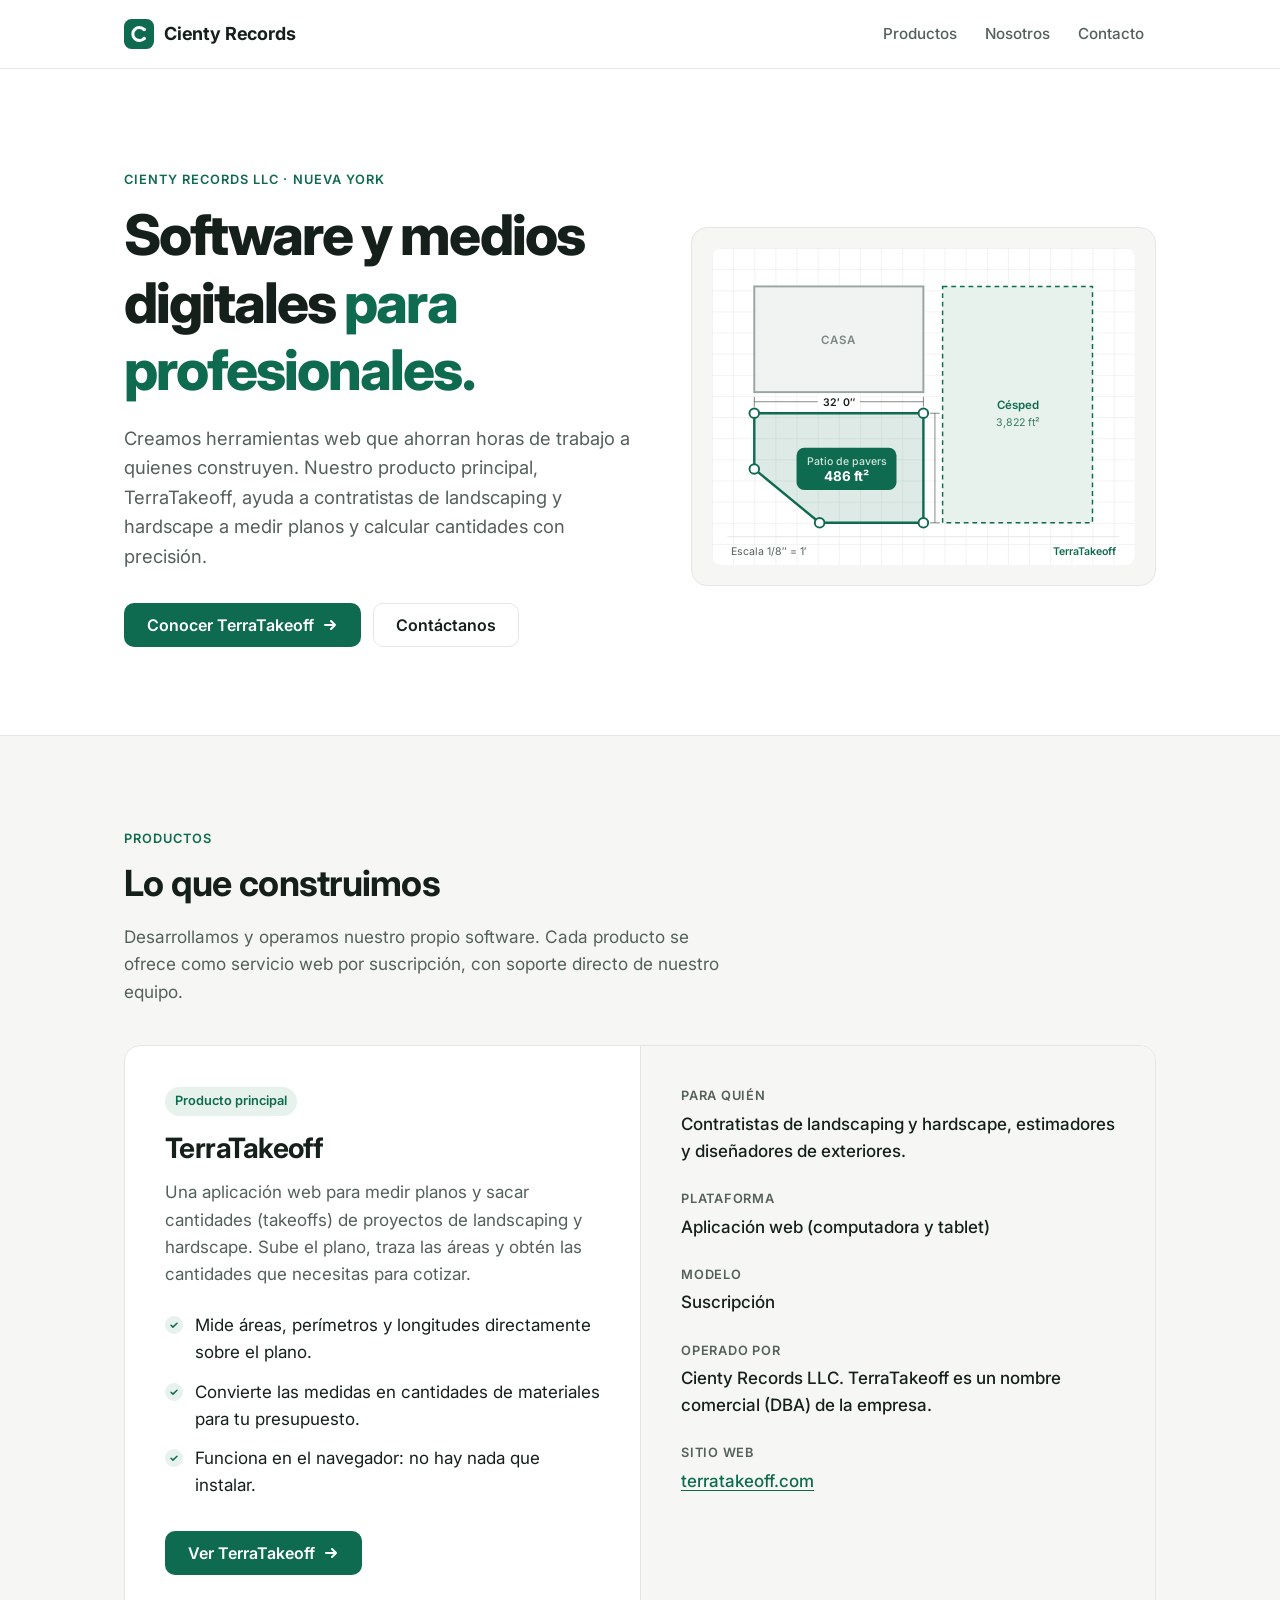
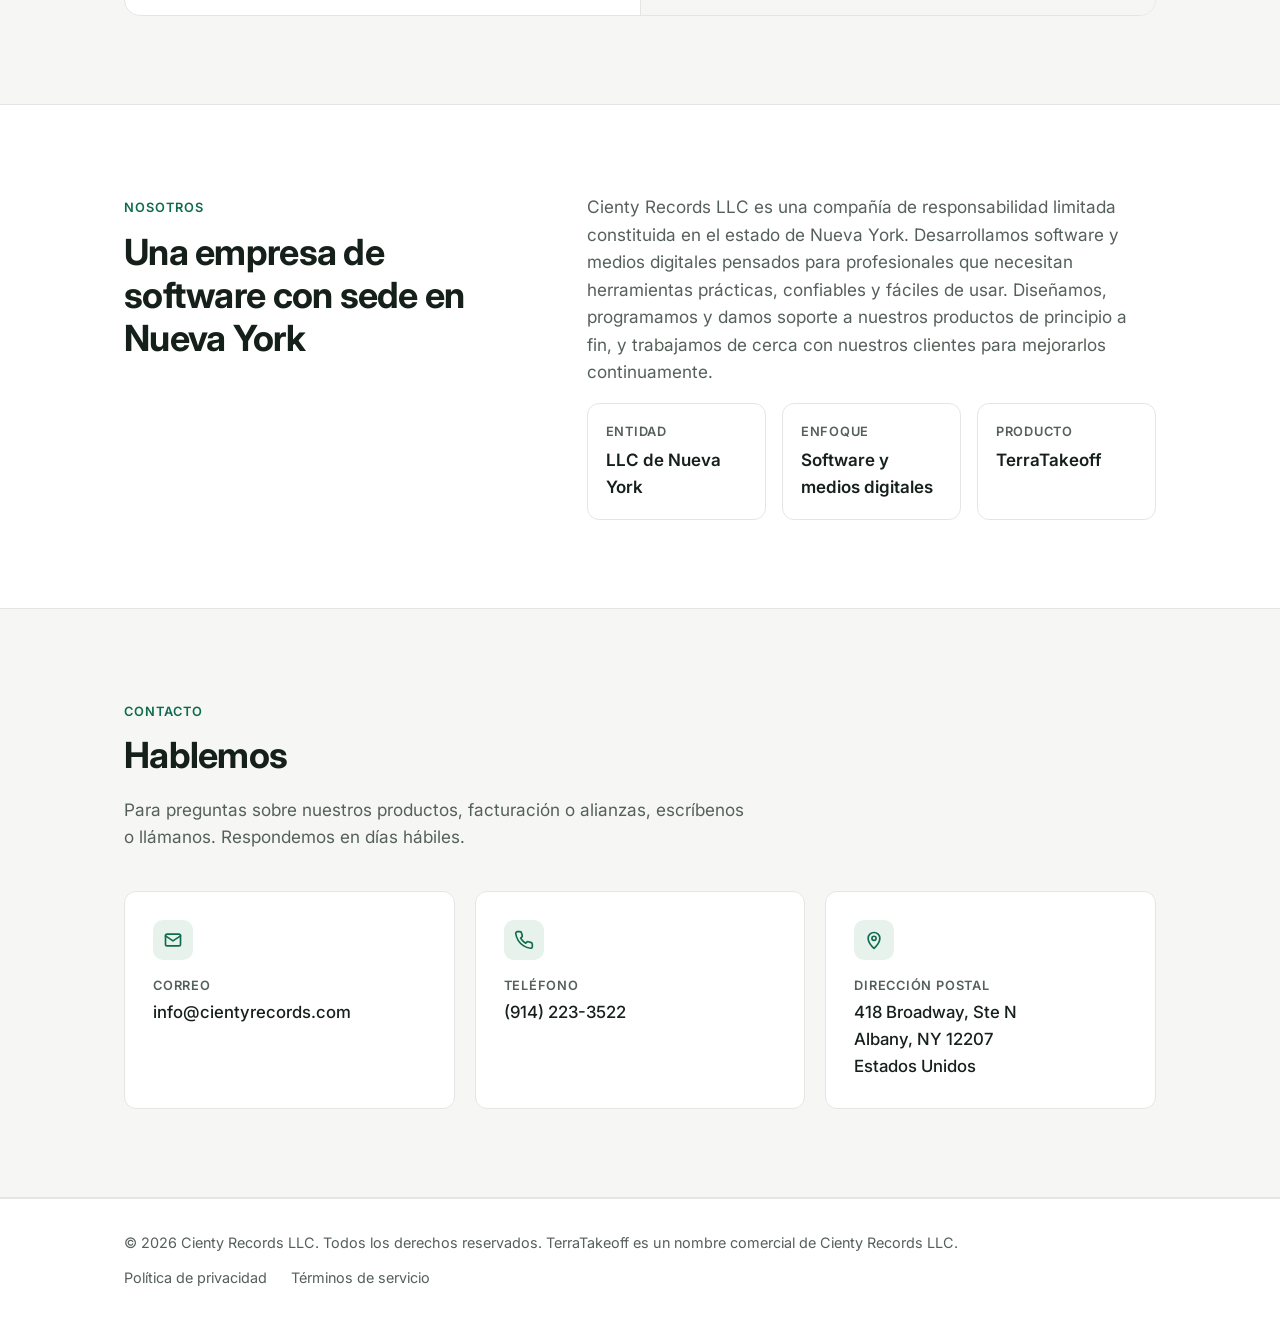
<file: index.html>
<!DOCTYPE html>
<html lang="es">
<head>
  <meta charset="utf-8">
  <meta name="viewport" content="width=device-width, initial-scale=1">
  <title>Cienty Records LLC — Software y medios digitales para profesionales</title>
  <meta name="description" content="Cienty Records LLC es una empresa de Nueva York que desarrolla software y medios digitales para profesionales. Creadores de TerraTakeoff, la app web de mediciones y cantidades para contratistas de landscaping y hardscape.">
  <link rel="canonical" href="https://cientyrecords.com/">
  <link rel="icon" href="favicon.svg" type="image/svg+xml">
  <meta name="theme-color" content="#0f6b4f">

  <meta property="og:type" content="website">
  <meta property="og:site_name" content="Cienty Records LLC">
  <meta property="og:title" content="Cienty Records LLC — Software y medios digitales para profesionales">
  <meta property="og:description" content="Empresa de Nueva York que desarrolla software y medios digitales. Creadores de TerraTakeoff.">
  <meta property="og:url" content="https://cientyrecords.com/">

  <link rel="preconnect" href="https://fonts.googleapis.com">
  <link rel="preconnect" href="https://fonts.gstatic.com" crossorigin>
  <link href="https://fonts.googleapis.com/css2?family=Inter:wght@400;500;600;700;800&display=swap" rel="stylesheet">
  <link rel="stylesheet" href="styles.css">

  <script type="application/ld+json">
  {
    "@context": "https://schema.org",
    "@type": "Organization",
    "name": "Cienty Records LLC",
    "url": "https://cientyrecords.com/",
    "email": "info@cientyrecords.com",
    "telephone": "+1-914-223-3522",
    "address": {
      "@type": "PostalAddress",
      "streetAddress": "418 Broadway, Ste N",
      "addressLocality": "Albany",
      "addressRegion": "NY",
      "postalCode": "12207",
      "addressCountry": "US"
    }
  }
  </script>
</head>
<body>
  <a class="skip-link" href="#contenido">Saltar al contenido</a>

  <header class="site-header">
    <div class="container">
      <a class="brand" href="#inicio" aria-label="Cienty Records, inicio">
        <svg class="brand-mark" viewBox="0 0 32 32" aria-hidden="true"><rect width="32" height="32" rx="8" fill="#0f6b4f"/><path d="M21.5 11.2A7 7 0 1 0 21.5 20.8" fill="none" stroke="#fff" stroke-width="3.2" stroke-linecap="round"/><circle cx="21.5" cy="11.2" r="1.9" fill="#fff"/><circle cx="21.5" cy="20.8" r="1.9" fill="#fff"/></svg>
        <span>Cienty<span class="brand-name-suffix"> Records</span></span>
      </a>
      <nav class="site-nav" aria-label="Principal">
        <ul>
          <li><a href="#productos">Productos</a></li>
          <li><a href="#nosotros">Nosotros</a></li>
          <li><a href="#contacto">Contacto</a></li>
        </ul>
      </nav>
    </div>
  </header>

  <main id="contenido">
    <!-- Hero -->
    <section class="hero" id="inicio">
      <div class="container">
        <div>
          <span class="eyebrow">Cienty Records LLC · Nueva York</span>
          <h1>Software y medios digitales <span>para profesionales.</span></h1>
          <p>Creamos herramientas web que ahorran horas de trabajo a quienes construyen. Nuestro producto principal, TerraTakeoff, ayuda a contratistas de landscaping y hardscape a medir planos y calcular cantidades con precisión.</p>
          <div class="hero-actions">
            <a class="btn btn-primary" href="https://terratakeoff.com" rel="noopener">
              Conocer TerraTakeoff
              <svg viewBox="0 0 16 16" fill="none" stroke="currentColor" stroke-width="2" stroke-linecap="round" stroke-linejoin="round" aria-hidden="true"><path d="M3 8h10M9 4l4 4-4 4"/></svg>
            </a>
            <a class="btn btn-secondary" href="#contacto">Contáctanos</a>
          </div>
        </div>

        <div class="hero-visual" aria-hidden="true">
          <!-- Ilustración: plano de un patio con mediciones -->
          <svg viewBox="0 0 440 330" fill="none" xmlns="http://www.w3.org/2000/svg">
            <defs>
              <pattern id="grid" width="22" height="22" patternUnits="userSpaceOnUse">
                <path d="M22 0H0V22" stroke="#e3e7e4" stroke-width="1"/>
              </pattern>
            </defs>
            <rect x="0" y="0" width="440" height="330" rx="10" fill="#fff"/>
            <rect x="0" y="0" width="440" height="330" rx="10" fill="url(#grid)"/>

            <!-- Casa -->
            <rect x="44" y="40" width="176" height="110" fill="#f1f3f2" stroke="#9aa59f" stroke-width="2"/>
            <text x="132" y="100" text-anchor="middle" font-family="Inter, sans-serif" font-size="12" font-weight="600" fill="#7c8781" letter-spacing="1">CASA</text>

            <!-- Césped -->
            <path d="M240 40H396V286H240Z" fill="#e7f2ed" stroke="#0f6b4f" stroke-width="1.5" stroke-dasharray="5 4"/>
            <text x="318" y="168" text-anchor="middle" font-family="Inter, sans-serif" font-size="12" font-weight="600" fill="#0f6b4f">Césped</text>
            <text x="318" y="185" text-anchor="middle" font-family="Inter, sans-serif" font-size="11" fill="#3d7a63">3,822 ft²</text>

            <!-- Patio medido -->
            <path d="M44 172H220V286H112L44 230Z" fill="#0f6b4f" fill-opacity="0.14" stroke="#0f6b4f" stroke-width="2.5" stroke-linejoin="round"/>
            <g fill="#fff" stroke="#0f6b4f" stroke-width="2">
              <circle cx="44" cy="172" r="5"/>
              <circle cx="220" cy="172" r="5"/>
              <circle cx="220" cy="286" r="5"/>
              <circle cx="112" cy="286" r="5"/>
              <circle cx="44" cy="230" r="5"/>
            </g>

            <!-- Cotas -->
            <g stroke="#16201b" stroke-width="1" stroke-opacity="0.55">
              <path d="M44 160H220M44 155v10M220 155v10"/>
              <path d="M232 172V286M227 172h10M227 286h10"/>
            </g>
            <rect x="110" y="151" width="44" height="18" rx="4" fill="#fff"/>
            <text x="132" y="164" text-anchor="middle" font-family="Inter, sans-serif" font-size="11" font-weight="600" fill="#16201b">32′ 0″</text>

            <!-- Etiqueta de área -->
            <rect x="88" y="208" width="104" height="44" rx="8" fill="#0f6b4f"/>
            <text x="140" y="226" text-anchor="middle" font-family="Inter, sans-serif" font-size="11" font-weight="500" fill="#cfe5dc">Patio de pavers</text>
            <text x="140" y="243" text-anchor="middle" font-family="Inter, sans-serif" font-size="14" font-weight="700" fill="#fff">486 ft²</text>

            <!-- Barra inferior -->
            <rect x="16" y="300" width="408" height="1" fill="#e3e7e4"/>
            <text x="20" y="320" font-family="Inter, sans-serif" font-size="11" fill="#55605a">Escala 1/8″ = 1′</text>
            <text x="420" y="320" text-anchor="end" font-family="Inter, sans-serif" font-size="11" font-weight="600" fill="#0f6b4f">TerraTakeoff</text>
          </svg>
        </div>
      </div>
    </section>

    <!-- Productos -->
    <section class="section-soft" id="productos">
      <div class="container">
        <span class="eyebrow">Productos</span>
        <h2 class="section-title">Lo que construimos</h2>
        <p class="section-lead">Desarrollamos y operamos nuestro propio software. Cada producto se ofrece como servicio web por suscripción, con soporte directo de nuestro equipo.</p>

        <article class="product-card">
          <div class="product-body">
            <span class="product-tag">Producto principal</span>
            <h3>TerraTakeoff</h3>
            <p>Una aplicación web para medir planos y sacar cantidades (takeoffs) de proyectos de landscaping y hardscape. Sube el plano, traza las áreas y obtén las cantidades que necesitas para cotizar.</p>
            <ul class="feature-list">
              <li>Mide áreas, perímetros y longitudes directamente sobre el plano.</li>
              <li>Convierte las medidas en cantidades de materiales para tu presupuesto.</li>
              <li>Funciona en el navegador: no hay nada que instalar.</li>
            </ul>
            <a class="btn btn-primary" href="https://terratakeoff.com" rel="noopener">
              Ver TerraTakeoff
              <svg viewBox="0 0 16 16" fill="none" stroke="currentColor" stroke-width="2" stroke-linecap="round" stroke-linejoin="round" aria-hidden="true"><path d="M3 8h10M9 4l4 4-4 4"/></svg>
            </a>
          </div>
          <aside class="product-meta">
            <dl>
              <div>
                <dt>Para quién</dt>
                <dd>Contratistas de landscaping y hardscape, estimadores y diseñadores de exteriores.</dd>
              </div>
              <div>
                <dt>Plataforma</dt>
                <dd>Aplicación web (computadora y tablet)</dd>
              </div>
              <div>
                <dt>Modelo</dt>
                <dd>Suscripción</dd>
              </div>
              <div>
                <dt>Operado por</dt>
                <dd>Cienty Records LLC. TerraTakeoff es un nombre comercial (DBA) de la empresa.</dd>
              </div>
              <div>
                <dt>Sitio web</dt>
                <dd><a href="https://terratakeoff.com" rel="noopener">terratakeoff.com</a></dd>
              </div>
            </dl>
          </aside>
        </article>
      </div>
    </section>

    <!-- Nosotros -->
    <section id="nosotros">
      <div class="container about-grid">
        <div>
          <span class="eyebrow">Nosotros</span>
          <h2 class="section-title">Una empresa de software con sede en Nueva York</h2>
        </div>
        <div class="about-text">
          <p>Cienty Records LLC es una compañía de responsabilidad limitada constituida en el estado de Nueva York. Desarrollamos software y medios digitales pensados para profesionales que necesitan herramientas prácticas, confiables y fáciles de usar. Diseñamos, programamos y damos soporte a nuestros productos de principio a fin, y trabajamos de cerca con nuestros clientes para mejorarlos continuamente.</p>
          <div class="facts">
            <div class="fact"><strong>Entidad</strong><span>LLC de Nueva York</span></div>
            <div class="fact"><strong>Enfoque</strong><span>Software y medios digitales</span></div>
            <div class="fact"><strong>Producto</strong><span>TerraTakeoff</span></div>
          </div>
        </div>
      </div>
    </section>

    <!-- Contacto -->
    <section class="section-soft" id="contacto">
      <div class="container">
        <span class="eyebrow">Contacto</span>
        <h2 class="section-title">Hablemos</h2>
        <p class="section-lead">Para preguntas sobre nuestros productos, facturación o alianzas, escríbenos o llámanos. Respondemos en días hábiles.</p>

        <div class="contact-grid">
          <div class="contact-item">
            <div class="contact-icon" aria-hidden="true">
              <svg viewBox="0 0 24 24" fill="none" stroke="currentColor" stroke-width="2" stroke-linecap="round" stroke-linejoin="round"><rect x="3" y="5" width="18" height="14" rx="2"/><path d="M3 7l9 6 9-6"/></svg>
            </div>
            <h3>Correo</h3>
            <p><a href="mailto:info@cientyrecords.com">info@cientyrecords.com</a></p>
          </div>
          <div class="contact-item">
            <div class="contact-icon" aria-hidden="true">
              <svg viewBox="0 0 24 24" fill="none" stroke="currentColor" stroke-width="2" stroke-linecap="round" stroke-linejoin="round"><path d="M22 16.9v3a2 2 0 0 1-2.2 2 19.8 19.8 0 0 1-8.6-3.1 19.5 19.5 0 0 1-6-6A19.8 19.8 0 0 1 2.1 4.2 2 2 0 0 1 4.1 2h3a2 2 0 0 1 2 1.7c.1.9.4 1.8.7 2.7a2 2 0 0 1-.5 2.1L8 9.8a16 16 0 0 0 6 6l1.3-1.3a2 2 0 0 1 2.1-.4c.9.3 1.8.6 2.7.7a2 2 0 0 1 1.7 2z"/></svg>
            </div>
            <h3>Teléfono</h3>
            <p><a href="tel:+19142233522">(914) 223-3522</a></p>
          </div>
          <div class="contact-item">
            <div class="contact-icon" aria-hidden="true">
              <svg viewBox="0 0 24 24" fill="none" stroke="currentColor" stroke-width="2" stroke-linecap="round" stroke-linejoin="round"><path d="M12 22s-7-6.2-7-12a7 7 0 0 1 14 0c0 5.8-7 12-7 12z"/><circle cx="12" cy="10" r="2.5"/></svg>
            </div>
            <h3>Dirección postal</h3>
            <address>418 Broadway, Ste N<br>Albany, NY 12207<br>Estados Unidos</address>
          </div>
        </div>
      </div>
    </section>
  </main>

  <footer class="site-footer">
    <div class="container">
      <p>© 2026 Cienty Records LLC. Todos los derechos reservados. TerraTakeoff es un nombre comercial de Cienty Records LLC.</p>
      <ul class="footer-links">
        <li><a href="privacidad.html">Política de privacidad</a></li>
        <li><a href="terminos.html">Términos de servicio</a></li>
      </ul>
    </div>
  </footer>
</body>
</html>
</file>
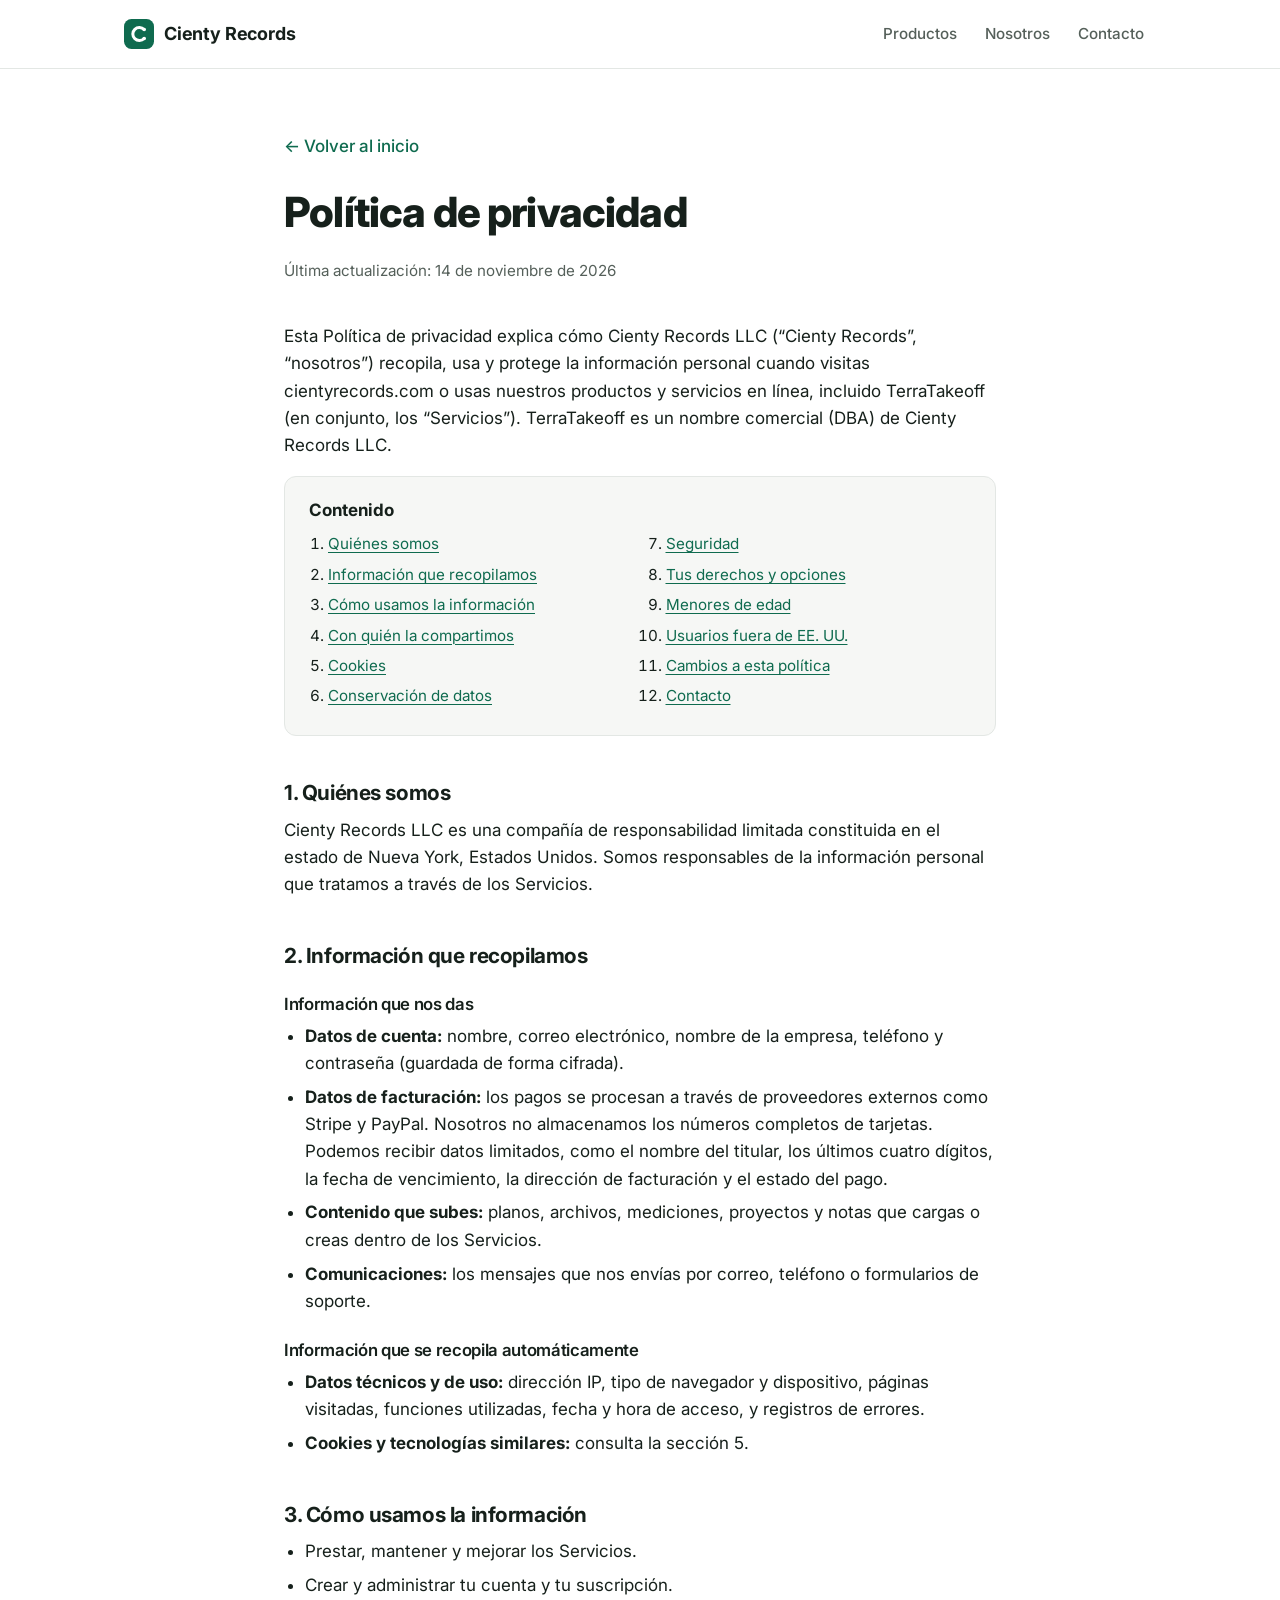
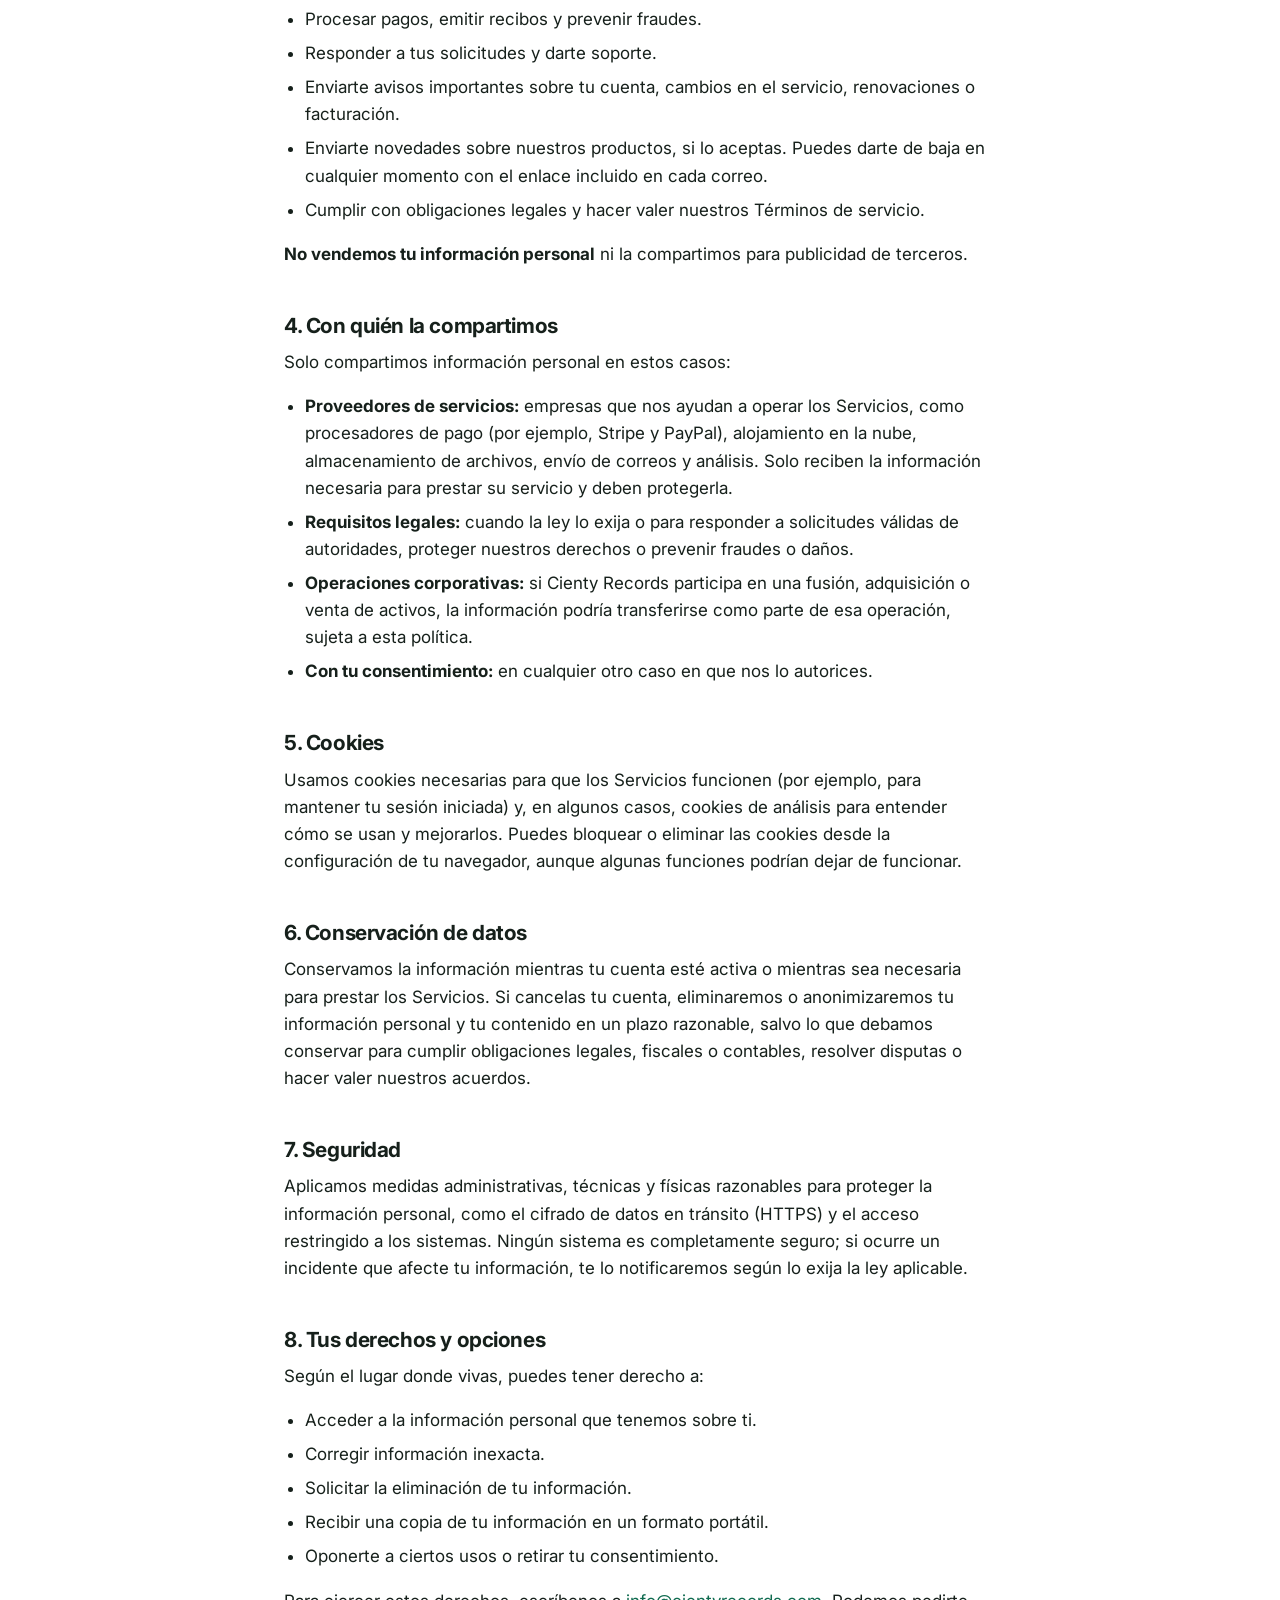
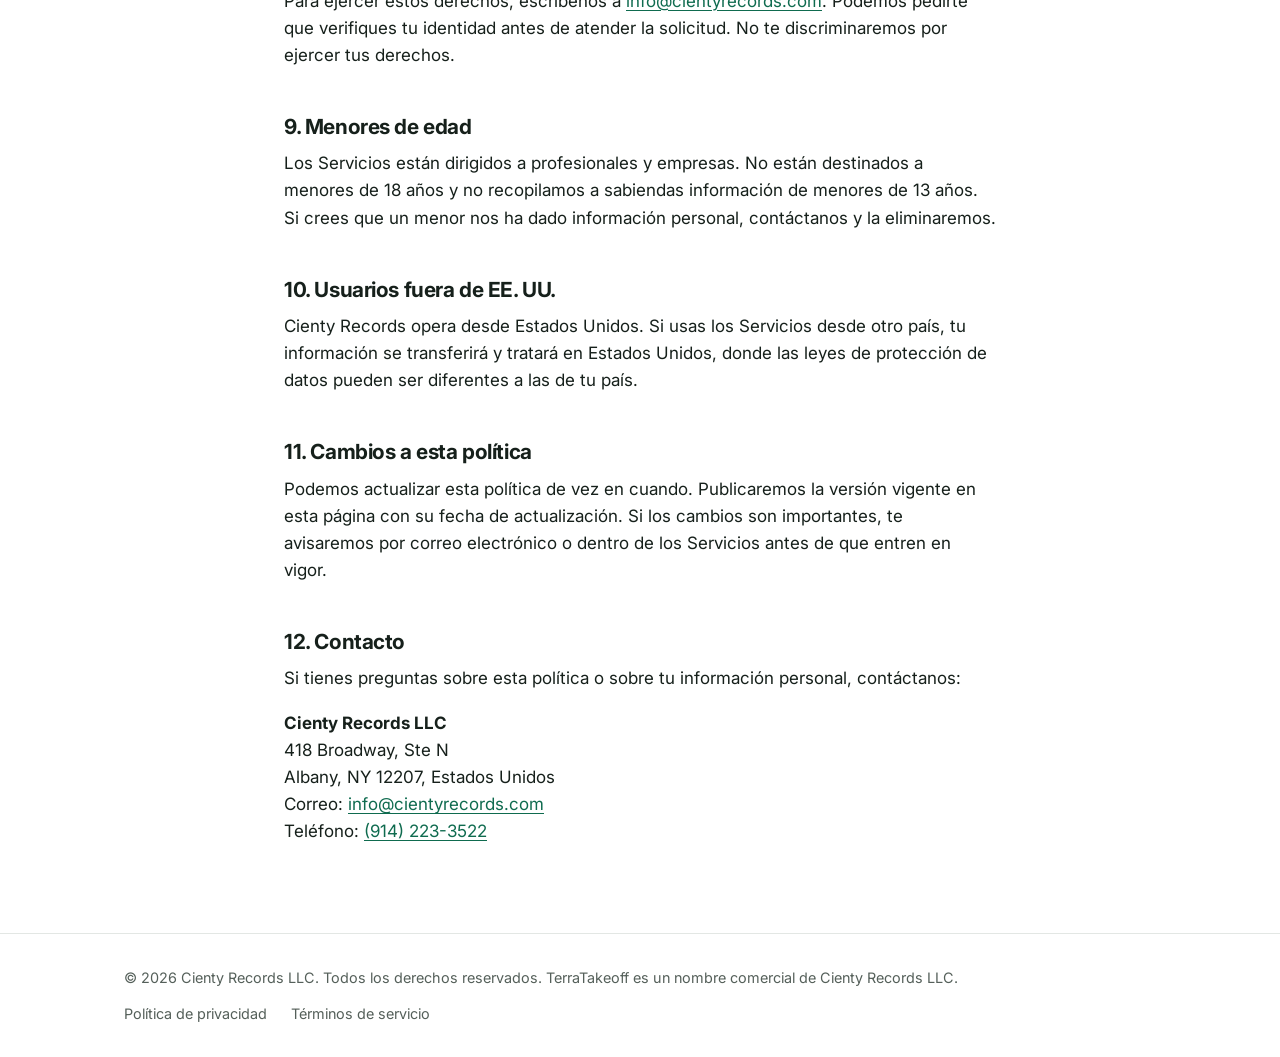
<file: privacidad.html>
<!DOCTYPE html>
<html lang="es">
<head>
  <meta charset="utf-8">
  <meta name="viewport" content="width=device-width, initial-scale=1">
  <title>Política de privacidad — Cienty Records LLC</title>
  <meta name="description" content="Política de privacidad de Cienty Records LLC y sus productos, incluido TerraTakeoff.">
  <link rel="canonical" href="https://cientyrecords.com/privacidad.html">
  <link rel="icon" href="favicon.svg" type="image/svg+xml">
  <meta name="theme-color" content="#0f6b4f">
  <link rel="preconnect" href="https://fonts.googleapis.com">
  <link rel="preconnect" href="https://fonts.gstatic.com" crossorigin>
  <link href="https://fonts.googleapis.com/css2?family=Inter:wght@400;500;600;700;800&display=swap" rel="stylesheet">
  <link rel="stylesheet" href="styles.css">
</head>
<body>
  <!-- Plantilla genérica. Revísala (idealmente con un abogado) antes de publicarla. -->
  <a class="skip-link" href="#contenido">Saltar al contenido</a>

  <header class="site-header">
    <div class="container">
      <a class="brand" href="index.html" aria-label="Cienty Records, inicio">
        <svg class="brand-mark" viewBox="0 0 32 32" aria-hidden="true"><rect width="32" height="32" rx="8" fill="#0f6b4f"/><path d="M21.5 11.2A7 7 0 1 0 21.5 20.8" fill="none" stroke="#fff" stroke-width="3.2" stroke-linecap="round"/><circle cx="21.5" cy="11.2" r="1.9" fill="#fff"/><circle cx="21.5" cy="20.8" r="1.9" fill="#fff"/></svg>
        <span>Cienty<span class="brand-name-suffix"> Records</span></span>
      </a>
      <nav class="site-nav" aria-label="Principal">
        <ul>
          <li><a href="index.html#productos">Productos</a></li>
          <li><a href="index.html#nosotros">Nosotros</a></li>
          <li><a href="index.html#contacto">Contacto</a></li>
        </ul>
      </nav>
    </div>
  </header>

  <main id="contenido" class="legal">
    <div class="container">
      <a class="back-link" href="index.html">← Volver al inicio</a>
      <h1>Política de privacidad</h1>
      <p class="updated">Última actualización: 14 de noviembre de 2026</p>

      <p>Esta Política de privacidad explica cómo Cienty Records LLC (“Cienty Records”, “nosotros”) recopila, usa y protege la información personal cuando visitas cientyrecords.com o usas nuestros productos y servicios en línea, incluido TerraTakeoff (en conjunto, los “Servicios”). TerraTakeoff es un nombre comercial (DBA) de Cienty Records LLC.</p>

      <nav class="toc" aria-label="Contenido">
        <strong>Contenido</strong>
        <ol>
          <li><a href="#quienes-somos">Quiénes somos</a></li>
          <li><a href="#informacion">Información que recopilamos</a></li>
          <li><a href="#uso">Cómo usamos la información</a></li>
          <li><a href="#compartir">Con quién la compartimos</a></li>
          <li><a href="#cookies">Cookies</a></li>
          <li><a href="#retencion">Conservación de datos</a></li>
          <li><a href="#seguridad">Seguridad</a></li>
          <li><a href="#derechos">Tus derechos y opciones</a></li>
          <li><a href="#menores">Menores de edad</a></li>
          <li><a href="#internacional">Usuarios fuera de EE. UU.</a></li>
          <li><a href="#cambios">Cambios a esta política</a></li>
          <li><a href="#contacto">Contacto</a></li>
        </ol>
      </nav>

      <h2 id="quienes-somos">1. Quiénes somos</h2>
      <p>Cienty Records LLC es una compañía de responsabilidad limitada constituida en el estado de Nueva York, Estados Unidos. Somos responsables de la información personal que tratamos a través de los Servicios.</p>

      <h2 id="informacion">2. Información que recopilamos</h2>
      <h3>Información que nos das</h3>
      <ul>
        <li><strong>Datos de cuenta:</strong> nombre, correo electrónico, nombre de la empresa, teléfono y contraseña (guardada de forma cifrada).</li>
        <li><strong>Datos de facturación:</strong> los pagos se procesan a través de proveedores externos como Stripe y PayPal. Nosotros no almacenamos los números completos de tarjetas. Podemos recibir datos limitados, como el nombre del titular, los últimos cuatro dígitos, la fecha de vencimiento, la dirección de facturación y el estado del pago.</li>
        <li><strong>Contenido que subes:</strong> planos, archivos, mediciones, proyectos y notas que cargas o creas dentro de los Servicios.</li>
        <li><strong>Comunicaciones:</strong> los mensajes que nos envías por correo, teléfono o formularios de soporte.</li>
      </ul>
      <h3>Información que se recopila automáticamente</h3>
      <ul>
        <li><strong>Datos técnicos y de uso:</strong> dirección IP, tipo de navegador y dispositivo, páginas visitadas, funciones utilizadas, fecha y hora de acceso, y registros de errores.</li>
        <li><strong>Cookies y tecnologías similares:</strong> consulta la sección 5.</li>
      </ul>

      <h2 id="uso">3. Cómo usamos la información</h2>
      <ul>
        <li>Prestar, mantener y mejorar los Servicios.</li>
        <li>Crear y administrar tu cuenta y tu suscripción.</li>
        <li>Procesar pagos, emitir recibos y prevenir fraudes.</li>
        <li>Responder a tus solicitudes y darte soporte.</li>
        <li>Enviarte avisos importantes sobre tu cuenta, cambios en el servicio, renovaciones o facturación.</li>
        <li>Enviarte novedades sobre nuestros productos, si lo aceptas. Puedes darte de baja en cualquier momento con el enlace incluido en cada correo.</li>
        <li>Cumplir con obligaciones legales y hacer valer nuestros Términos de servicio.</li>
      </ul>
      <p><strong>No vendemos tu información personal</strong> ni la compartimos para publicidad de terceros.</p>

      <h2 id="compartir">4. Con quién la compartimos</h2>
      <p>Solo compartimos información personal en estos casos:</p>
      <ul>
        <li><strong>Proveedores de servicios:</strong> empresas que nos ayudan a operar los Servicios, como procesadores de pago (por ejemplo, Stripe y PayPal), alojamiento en la nube, almacenamiento de archivos, envío de correos y análisis. Solo reciben la información necesaria para prestar su servicio y deben protegerla.</li>
        <li><strong>Requisitos legales:</strong> cuando la ley lo exija o para responder a solicitudes válidas de autoridades, proteger nuestros derechos o prevenir fraudes o daños.</li>
        <li><strong>Operaciones corporativas:</strong> si Cienty Records participa en una fusión, adquisición o venta de activos, la información podría transferirse como parte de esa operación, sujeta a esta política.</li>
        <li><strong>Con tu consentimiento:</strong> en cualquier otro caso en que nos lo autorices.</li>
      </ul>

      <h2 id="cookies">5. Cookies</h2>
      <p>Usamos cookies necesarias para que los Servicios funcionen (por ejemplo, para mantener tu sesión iniciada) y, en algunos casos, cookies de análisis para entender cómo se usan y mejorarlos. Puedes bloquear o eliminar las cookies desde la configuración de tu navegador, aunque algunas funciones podrían dejar de funcionar.</p>

      <h2 id="retencion">6. Conservación de datos</h2>
      <p>Conservamos la información mientras tu cuenta esté activa o mientras sea necesaria para prestar los Servicios. Si cancelas tu cuenta, eliminaremos o anonimizaremos tu información personal y tu contenido en un plazo razonable, salvo lo que debamos conservar para cumplir obligaciones legales, fiscales o contables, resolver disputas o hacer valer nuestros acuerdos.</p>

      <h2 id="seguridad">7. Seguridad</h2>
      <p>Aplicamos medidas administrativas, técnicas y físicas razonables para proteger la información personal, como el cifrado de datos en tránsito (HTTPS) y el acceso restringido a los sistemas. Ningún sistema es completamente seguro; si ocurre un incidente que afecte tu información, te lo notificaremos según lo exija la ley aplicable.</p>

      <h2 id="derechos">8. Tus derechos y opciones</h2>
      <p>Según el lugar donde vivas, puedes tener derecho a:</p>
      <ul>
        <li>Acceder a la información personal que tenemos sobre ti.</li>
        <li>Corregir información inexacta.</li>
        <li>Solicitar la eliminación de tu información.</li>
        <li>Recibir una copia de tu información en un formato portátil.</li>
        <li>Oponerte a ciertos usos o retirar tu consentimiento.</li>
      </ul>
      <p>Para ejercer estos derechos, escríbenos a <a href="mailto:info@cientyrecords.com">info@cientyrecords.com</a>. Podemos pedirte que verifiques tu identidad antes de atender la solicitud. No te discriminaremos por ejercer tus derechos.</p>

      <h2 id="menores">9. Menores de edad</h2>
      <p>Los Servicios están dirigidos a profesionales y empresas. No están destinados a menores de 18 años y no recopilamos a sabiendas información de menores de 13 años. Si crees que un menor nos ha dado información personal, contáctanos y la eliminaremos.</p>

      <h2 id="internacional">10. Usuarios fuera de EE. UU.</h2>
      <p>Cienty Records opera desde Estados Unidos. Si usas los Servicios desde otro país, tu información se transferirá y tratará en Estados Unidos, donde las leyes de protección de datos pueden ser diferentes a las de tu país.</p>

      <h2 id="cambios">11. Cambios a esta política</h2>
      <p>Podemos actualizar esta política de vez en cuando. Publicaremos la versión vigente en esta página con su fecha de actualización. Si los cambios son importantes, te avisaremos por correo electrónico o dentro de los Servicios antes de que entren en vigor.</p>

      <h2 id="contacto">12. Contacto</h2>
      <p>Si tienes preguntas sobre esta política o sobre tu información personal, contáctanos:</p>
      <address>
        <strong>Cienty Records LLC</strong><br>
        418 Broadway, Ste N<br>
        Albany, NY 12207, Estados Unidos<br>
        Correo: <a href="mailto:info@cientyrecords.com">info@cientyrecords.com</a><br>
        Teléfono: <a href="tel:+19142233522">(914) 223-3522</a>
      </address>
    </div>
  </main>

  <footer class="site-footer">
    <div class="container">
      <p>© 2026 Cienty Records LLC. Todos los derechos reservados. TerraTakeoff es un nombre comercial de Cienty Records LLC.</p>
      <ul class="footer-links">
        <li><a href="privacidad.html" aria-current="page">Política de privacidad</a></li>
        <li><a href="terminos.html">Términos de servicio</a></li>
      </ul>
    </div>
  </footer>
</body>
</html>
</file>
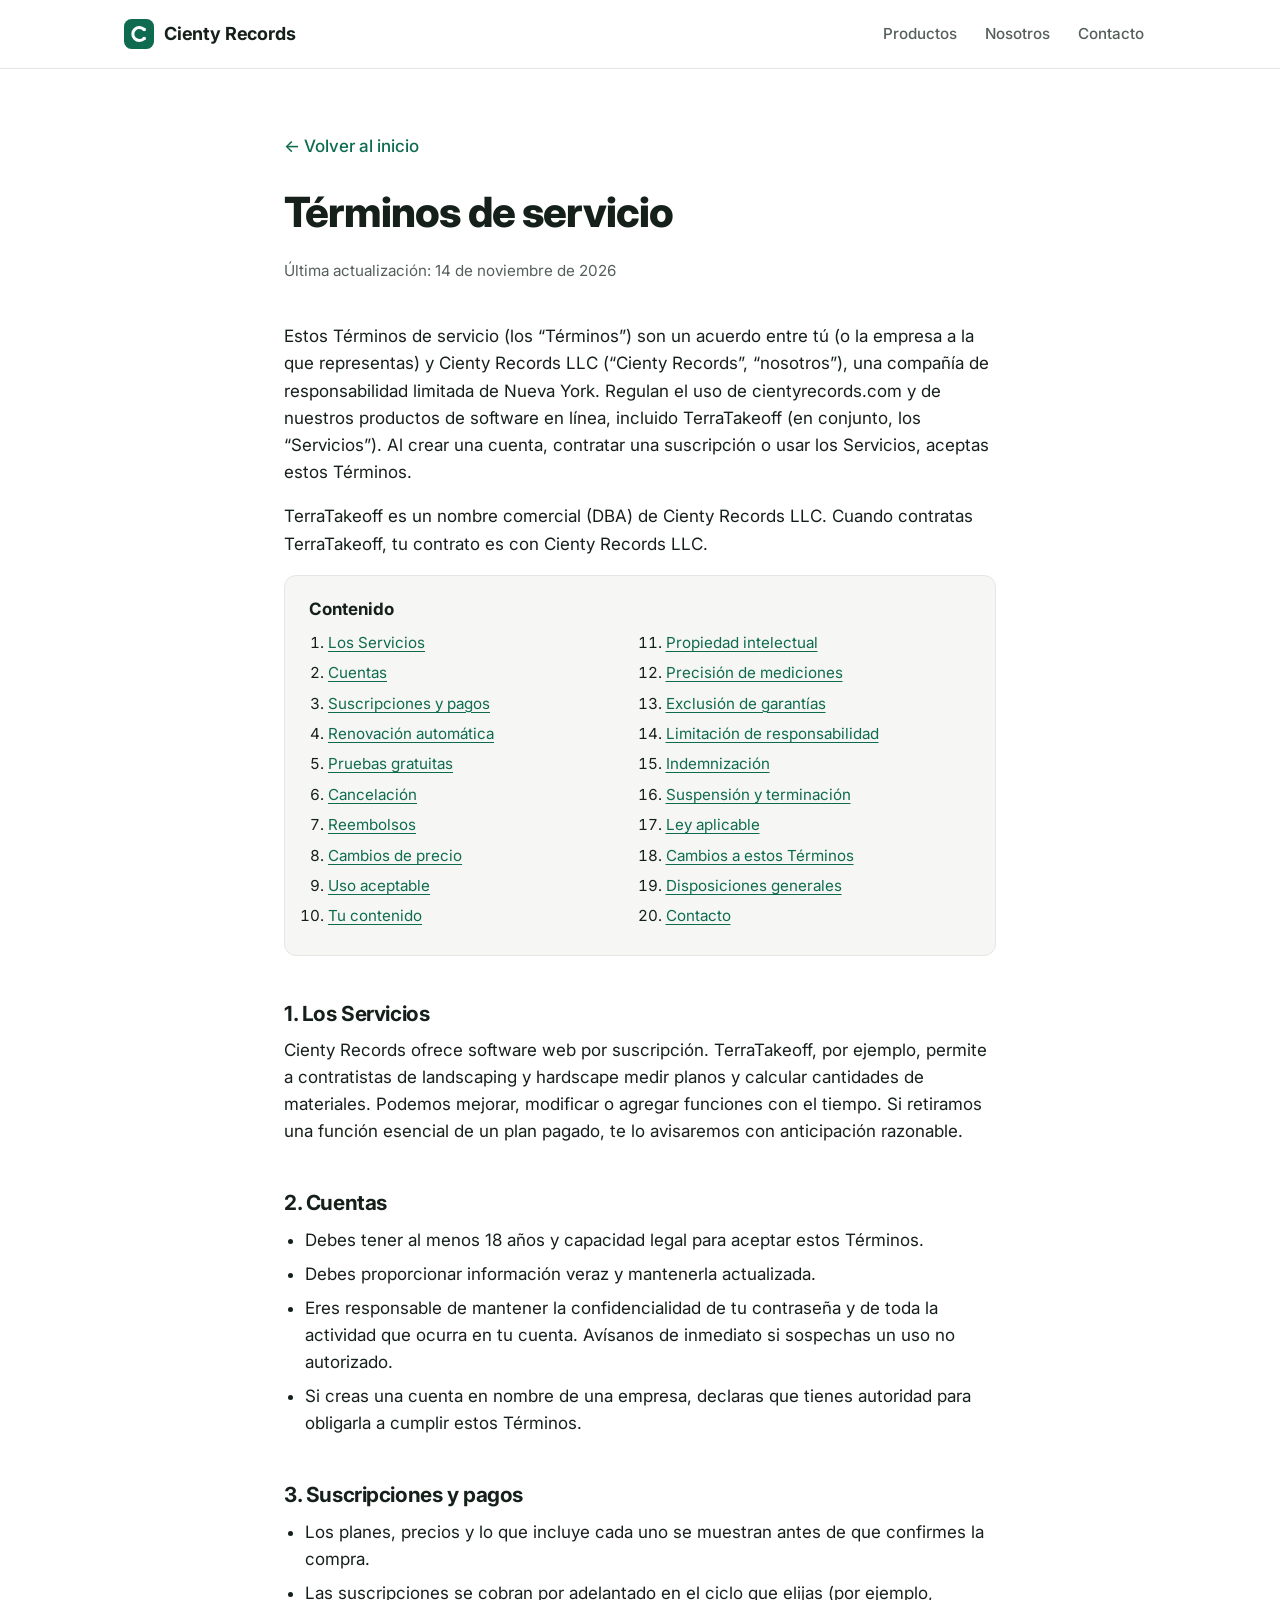
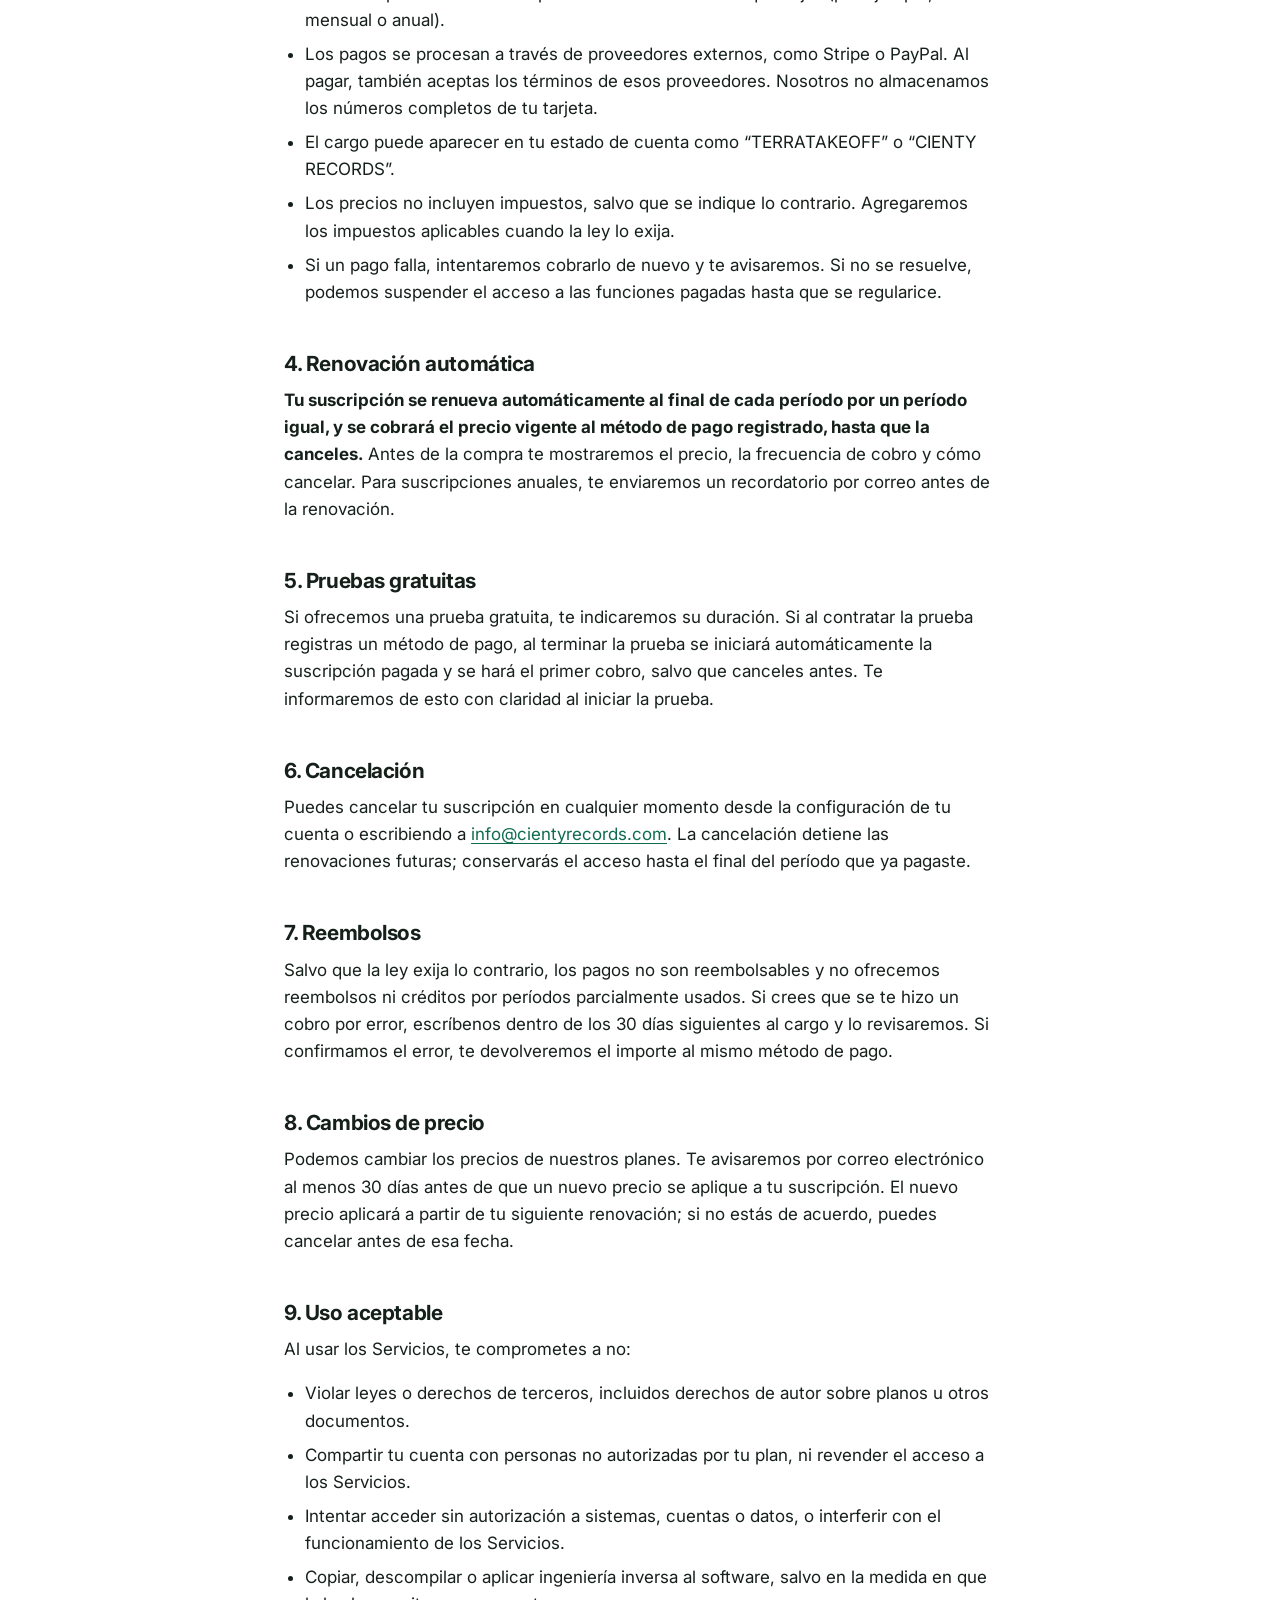
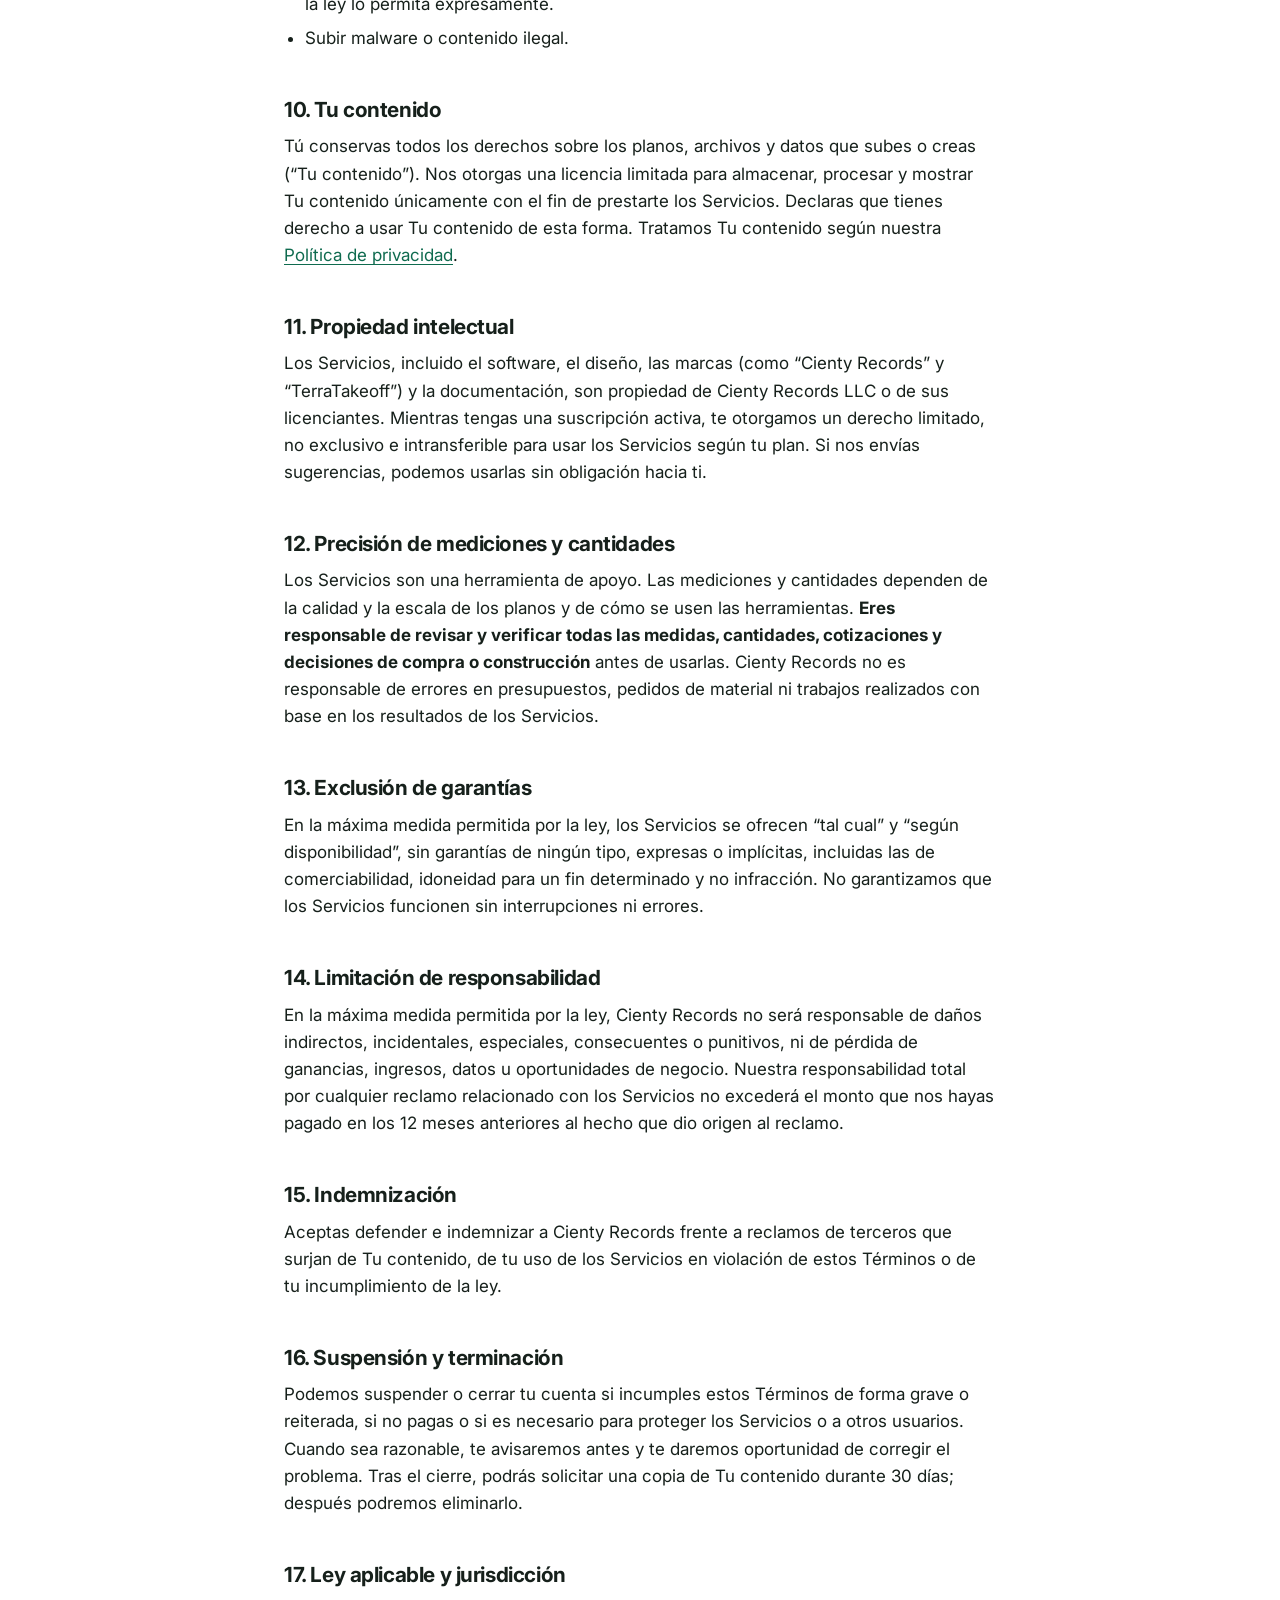
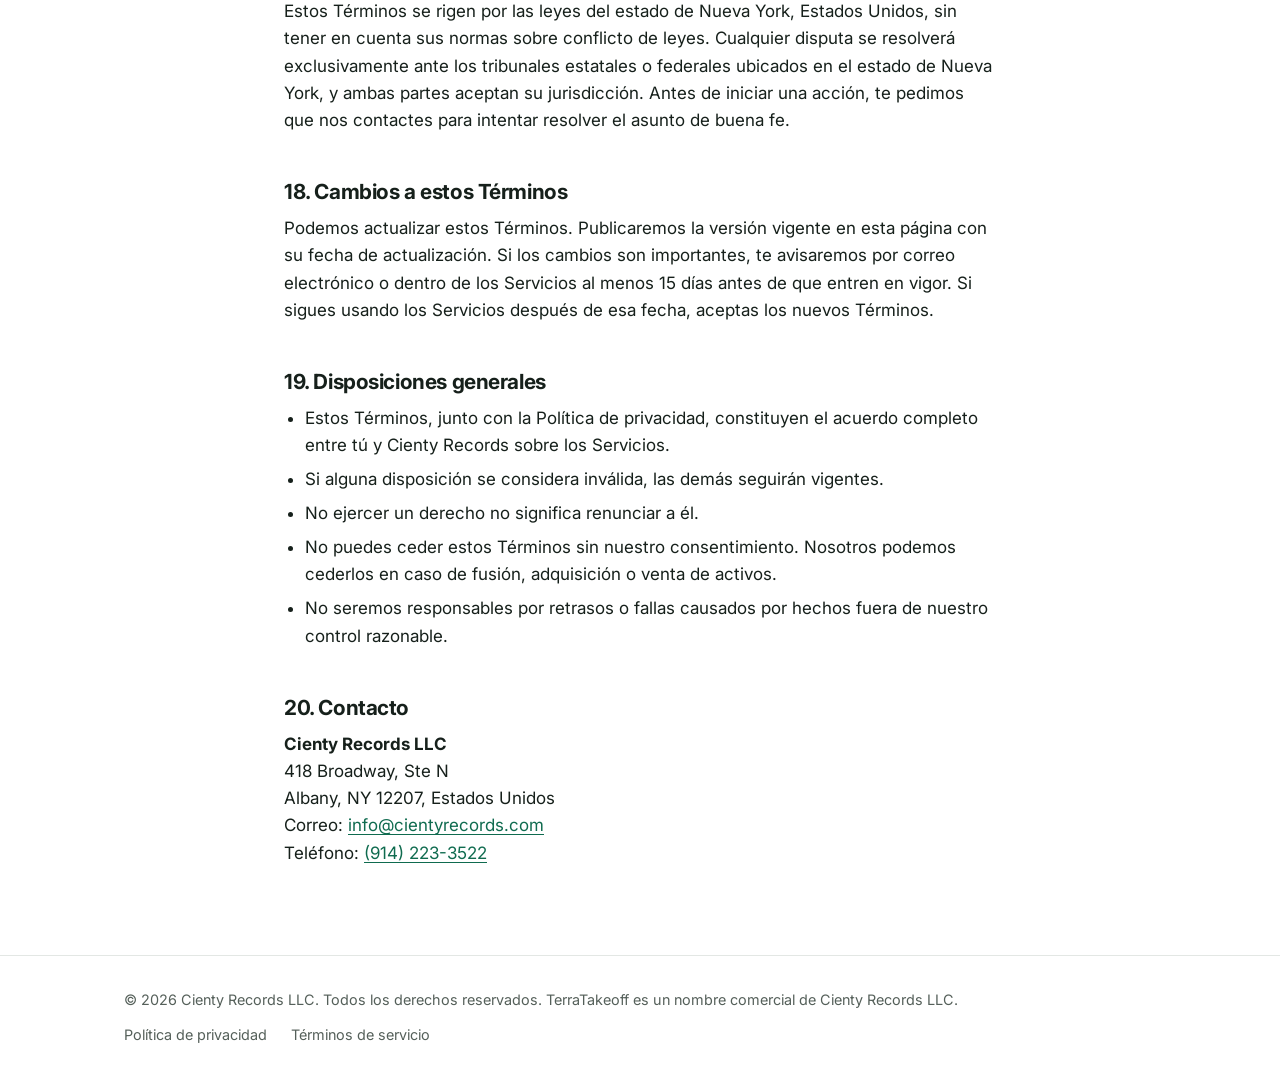
<file: terminos.html>
<!DOCTYPE html>
<html lang="es">
<head>
  <meta charset="utf-8">
  <meta name="viewport" content="width=device-width, initial-scale=1">
  <title>Términos de servicio — Cienty Records LLC</title>
  <meta name="description" content="Términos de servicio de Cienty Records LLC y sus productos de software por suscripción, incluido TerraTakeoff.">
  <link rel="canonical" href="https://cientyrecords.com/terminos.html">
  <link rel="icon" href="favicon.svg" type="image/svg+xml">
  <meta name="theme-color" content="#0f6b4f">
  <link rel="preconnect" href="https://fonts.googleapis.com">
  <link rel="preconnect" href="https://fonts.gstatic.com" crossorigin>
  <link href="https://fonts.googleapis.com/css2?family=Inter:wght@400;500;600;700;800&display=swap" rel="stylesheet">
  <link rel="stylesheet" href="styles.css">
</head>
<body>
  <!-- Plantilla genérica. Revísala (idealmente con un abogado) antes de publicarla. -->
  <a class="skip-link" href="#contenido">Saltar al contenido</a>

  <header class="site-header">
    <div class="container">
      <a class="brand" href="index.html" aria-label="Cienty Records, inicio">
        <svg class="brand-mark" viewBox="0 0 32 32" aria-hidden="true"><rect width="32" height="32" rx="8" fill="#0f6b4f"/><path d="M21.5 11.2A7 7 0 1 0 21.5 20.8" fill="none" stroke="#fff" stroke-width="3.2" stroke-linecap="round"/><circle cx="21.5" cy="11.2" r="1.9" fill="#fff"/><circle cx="21.5" cy="20.8" r="1.9" fill="#fff"/></svg>
        <span>Cienty<span class="brand-name-suffix"> Records</span></span>
      </a>
      <nav class="site-nav" aria-label="Principal">
        <ul>
          <li><a href="index.html#productos">Productos</a></li>
          <li><a href="index.html#nosotros">Nosotros</a></li>
          <li><a href="index.html#contacto">Contacto</a></li>
        </ul>
      </nav>
    </div>
  </header>

  <main id="contenido" class="legal">
    <div class="container">
      <a class="back-link" href="index.html">← Volver al inicio</a>
      <h1>Términos de servicio</h1>
      <p class="updated">Última actualización: 14 de noviembre de 2026</p>

      <p>Estos Términos de servicio (los “Términos”) son un acuerdo entre tú (o la empresa a la que representas) y Cienty Records LLC (“Cienty Records”, “nosotros”), una compañía de responsabilidad limitada de Nueva York. Regulan el uso de cientyrecords.com y de nuestros productos de software en línea, incluido TerraTakeoff (en conjunto, los “Servicios”). Al crear una cuenta, contratar una suscripción o usar los Servicios, aceptas estos Términos.</p>
      <p>TerraTakeoff es un nombre comercial (DBA) de Cienty Records LLC. Cuando contratas TerraTakeoff, tu contrato es con Cienty Records LLC.</p>

      <nav class="toc" aria-label="Contenido">
        <strong>Contenido</strong>
        <ol>
          <li><a href="#servicios">Los Servicios</a></li>
          <li><a href="#cuentas">Cuentas</a></li>
          <li><a href="#suscripciones">Suscripciones y pagos</a></li>
          <li><a href="#renovacion">Renovación automática</a></li>
          <li><a href="#pruebas">Pruebas gratuitas</a></li>
          <li><a href="#cancelacion">Cancelación</a></li>
          <li><a href="#reembolsos">Reembolsos</a></li>
          <li><a href="#precios">Cambios de precio</a></li>
          <li><a href="#uso-aceptable">Uso aceptable</a></li>
          <li><a href="#contenido-usuario">Tu contenido</a></li>
          <li><a href="#propiedad">Propiedad intelectual</a></li>
          <li><a href="#mediciones">Precisión de mediciones</a></li>
          <li><a href="#garantias">Exclusión de garantías</a></li>
          <li><a href="#responsabilidad">Limitación de responsabilidad</a></li>
          <li><a href="#indemnizacion">Indemnización</a></li>
          <li><a href="#terminacion">Suspensión y terminación</a></li>
          <li><a href="#ley">Ley aplicable</a></li>
          <li><a href="#cambios">Cambios a estos Términos</a></li>
          <li><a href="#generales">Disposiciones generales</a></li>
          <li><a href="#contacto">Contacto</a></li>
        </ol>
      </nav>

      <h2 id="servicios">1. Los Servicios</h2>
      <p>Cienty Records ofrece software web por suscripción. TerraTakeoff, por ejemplo, permite a contratistas de landscaping y hardscape medir planos y calcular cantidades de materiales. Podemos mejorar, modificar o agregar funciones con el tiempo. Si retiramos una función esencial de un plan pagado, te lo avisaremos con anticipación razonable.</p>

      <h2 id="cuentas">2. Cuentas</h2>
      <ul>
        <li>Debes tener al menos 18 años y capacidad legal para aceptar estos Términos.</li>
        <li>Debes proporcionar información veraz y mantenerla actualizada.</li>
        <li>Eres responsable de mantener la confidencialidad de tu contraseña y de toda la actividad que ocurra en tu cuenta. Avísanos de inmediato si sospechas un uso no autorizado.</li>
        <li>Si creas una cuenta en nombre de una empresa, declaras que tienes autoridad para obligarla a cumplir estos Términos.</li>
      </ul>

      <h2 id="suscripciones">3. Suscripciones y pagos</h2>
      <ul>
        <li>Los planes, precios y lo que incluye cada uno se muestran antes de que confirmes la compra.</li>
        <li>Las suscripciones se cobran por adelantado en el ciclo que elijas (por ejemplo, mensual o anual).</li>
        <li>Los pagos se procesan a través de proveedores externos, como Stripe o PayPal. Al pagar, también aceptas los términos de esos proveedores. Nosotros no almacenamos los números completos de tu tarjeta.</li>
        <li>El cargo puede aparecer en tu estado de cuenta como “TERRATAKEOFF” o “CIENTY RECORDS”.</li>
        <li>Los precios no incluyen impuestos, salvo que se indique lo contrario. Agregaremos los impuestos aplicables cuando la ley lo exija.</li>
        <li>Si un pago falla, intentaremos cobrarlo de nuevo y te avisaremos. Si no se resuelve, podemos suspender el acceso a las funciones pagadas hasta que se regularice.</li>
      </ul>

      <h2 id="renovacion">4. Renovación automática</h2>
      <p><strong>Tu suscripción se renueva automáticamente al final de cada período por un período igual, y se cobrará el precio vigente al método de pago registrado, hasta que la canceles.</strong> Antes de la compra te mostraremos el precio, la frecuencia de cobro y cómo cancelar. Para suscripciones anuales, te enviaremos un recordatorio por correo antes de la renovación.</p>

      <h2 id="pruebas">5. Pruebas gratuitas</h2>
      <p>Si ofrecemos una prueba gratuita, te indicaremos su duración. Si al contratar la prueba registras un método de pago, al terminar la prueba se iniciará automáticamente la suscripción pagada y se hará el primer cobro, salvo que canceles antes. Te informaremos de esto con claridad al iniciar la prueba.</p>

      <h2 id="cancelacion">6. Cancelación</h2>
      <p>Puedes cancelar tu suscripción en cualquier momento desde la configuración de tu cuenta o escribiendo a <a href="mailto:info@cientyrecords.com">info@cientyrecords.com</a>. La cancelación detiene las renovaciones futuras; conservarás el acceso hasta el final del período que ya pagaste.</p>

      <h2 id="reembolsos">7. Reembolsos</h2>
      <p>Salvo que la ley exija lo contrario, los pagos no son reembolsables y no ofrecemos reembolsos ni créditos por períodos parcialmente usados. Si crees que se te hizo un cobro por error, escríbenos dentro de los 30 días siguientes al cargo y lo revisaremos. Si confirmamos el error, te devolveremos el importe al mismo método de pago.</p>

      <h2 id="precios">8. Cambios de precio</h2>
      <p>Podemos cambiar los precios de nuestros planes. Te avisaremos por correo electrónico al menos 30 días antes de que un nuevo precio se aplique a tu suscripción. El nuevo precio aplicará a partir de tu siguiente renovación; si no estás de acuerdo, puedes cancelar antes de esa fecha.</p>

      <h2 id="uso-aceptable">9. Uso aceptable</h2>
      <p>Al usar los Servicios, te comprometes a no:</p>
      <ul>
        <li>Violar leyes o derechos de terceros, incluidos derechos de autor sobre planos u otros documentos.</li>
        <li>Compartir tu cuenta con personas no autorizadas por tu plan, ni revender el acceso a los Servicios.</li>
        <li>Intentar acceder sin autorización a sistemas, cuentas o datos, o interferir con el funcionamiento de los Servicios.</li>
        <li>Copiar, descompilar o aplicar ingeniería inversa al software, salvo en la medida en que la ley lo permita expresamente.</li>
        <li>Subir malware o contenido ilegal.</li>
      </ul>

      <h2 id="contenido-usuario">10. Tu contenido</h2>
      <p>Tú conservas todos los derechos sobre los planos, archivos y datos que subes o creas (“Tu contenido”). Nos otorgas una licencia limitada para almacenar, procesar y mostrar Tu contenido únicamente con el fin de prestarte los Servicios. Declaras que tienes derecho a usar Tu contenido de esta forma. Tratamos Tu contenido según nuestra <a href="privacidad.html">Política de privacidad</a>.</p>

      <h2 id="propiedad">11. Propiedad intelectual</h2>
      <p>Los Servicios, incluido el software, el diseño, las marcas (como “Cienty Records” y “TerraTakeoff”) y la documentación, son propiedad de Cienty Records LLC o de sus licenciantes. Mientras tengas una suscripción activa, te otorgamos un derecho limitado, no exclusivo e intransferible para usar los Servicios según tu plan. Si nos envías sugerencias, podemos usarlas sin obligación hacia ti.</p>

      <h2 id="mediciones">12. Precisión de mediciones y cantidades</h2>
      <p>Los Servicios son una herramienta de apoyo. Las mediciones y cantidades dependen de la calidad y la escala de los planos y de cómo se usen las herramientas. <strong>Eres responsable de revisar y verificar todas las medidas, cantidades, cotizaciones y decisiones de compra o construcción</strong> antes de usarlas. Cienty Records no es responsable de errores en presupuestos, pedidos de material ni trabajos realizados con base en los resultados de los Servicios.</p>

      <h2 id="garantias">13. Exclusión de garantías</h2>
      <p>En la máxima medida permitida por la ley, los Servicios se ofrecen “tal cual” y “según disponibilidad”, sin garantías de ningún tipo, expresas o implícitas, incluidas las de comerciabilidad, idoneidad para un fin determinado y no infracción. No garantizamos que los Servicios funcionen sin interrupciones ni errores.</p>

      <h2 id="responsabilidad">14. Limitación de responsabilidad</h2>
      <p>En la máxima medida permitida por la ley, Cienty Records no será responsable de daños indirectos, incidentales, especiales, consecuentes o punitivos, ni de pérdida de ganancias, ingresos, datos u oportunidades de negocio. Nuestra responsabilidad total por cualquier reclamo relacionado con los Servicios no excederá el monto que nos hayas pagado en los 12 meses anteriores al hecho que dio origen al reclamo.</p>

      <h2 id="indemnizacion">15. Indemnización</h2>
      <p>Aceptas defender e indemnizar a Cienty Records frente a reclamos de terceros que surjan de Tu contenido, de tu uso de los Servicios en violación de estos Términos o de tu incumplimiento de la ley.</p>

      <h2 id="terminacion">16. Suspensión y terminación</h2>
      <p>Podemos suspender o cerrar tu cuenta si incumples estos Términos de forma grave o reiterada, si no pagas o si es necesario para proteger los Servicios o a otros usuarios. Cuando sea razonable, te avisaremos antes y te daremos oportunidad de corregir el problema. Tras el cierre, podrás solicitar una copia de Tu contenido durante 30 días; después podremos eliminarlo.</p>

      <h2 id="ley">17. Ley aplicable y jurisdicción</h2>
      <p>Estos Términos se rigen por las leyes del estado de Nueva York, Estados Unidos, sin tener en cuenta sus normas sobre conflicto de leyes. Cualquier disputa se resolverá exclusivamente ante los tribunales estatales o federales ubicados en el estado de Nueva York, y ambas partes aceptan su jurisdicción. Antes de iniciar una acción, te pedimos que nos contactes para intentar resolver el asunto de buena fe.</p>

      <h2 id="cambios">18. Cambios a estos Términos</h2>
      <p>Podemos actualizar estos Términos. Publicaremos la versión vigente en esta página con su fecha de actualización. Si los cambios son importantes, te avisaremos por correo electrónico o dentro de los Servicios al menos 15 días antes de que entren en vigor. Si sigues usando los Servicios después de esa fecha, aceptas los nuevos Términos.</p>

      <h2 id="generales">19. Disposiciones generales</h2>
      <ul>
        <li>Estos Términos, junto con la Política de privacidad, constituyen el acuerdo completo entre tú y Cienty Records sobre los Servicios.</li>
        <li>Si alguna disposición se considera inválida, las demás seguirán vigentes.</li>
        <li>No ejercer un derecho no significa renunciar a él.</li>
        <li>No puedes ceder estos Términos sin nuestro consentimiento. Nosotros podemos cederlos en caso de fusión, adquisición o venta de activos.</li>
        <li>No seremos responsables por retrasos o fallas causados por hechos fuera de nuestro control razonable.</li>
      </ul>

      <h2 id="contacto">20. Contacto</h2>
      <address>
        <strong>Cienty Records LLC</strong><br>
        418 Broadway, Ste N<br>
        Albany, NY 12207, Estados Unidos<br>
        Correo: <a href="mailto:info@cientyrecords.com">info@cientyrecords.com</a><br>
        Teléfono: <a href="tel:+19142233522">(914) 223-3522</a>
      </address>
    </div>
  </main>

  <footer class="site-footer">
    <div class="container">
      <p>© 2026 Cienty Records LLC. Todos los derechos reservados. TerraTakeoff es un nombre comercial de Cienty Records LLC.</p>
      <ul class="footer-links">
        <li><a href="privacidad.html">Política de privacidad</a></li>
        <li><a href="terminos.html" aria-current="page">Términos de servicio</a></li>
      </ul>
    </div>
  </footer>
</body>
</html>
</file>
<file: styles.css>
/* Cienty Records LLC — estilos del sitio */

:root {
  --bg: #ffffff;
  --bg-soft: #f6f7f5;
  --text: #16201b;
  --text-muted: #55605a;
  --border: #e3e7e4;
  --accent: #0f6b4f;
  --accent-hover: #0b5640;
  --accent-soft: #e7f2ed;
  --radius: 12px;
  --max: 1080px;
  --font: "Inter", -apple-system, BlinkMacSystemFont, "Segoe UI", Roboto, Helvetica, Arial, sans-serif;
}

*,
*::before,
*::after {
  box-sizing: border-box;
}

html {
  scroll-behavior: smooth;
  -webkit-text-size-adjust: 100%;
}

body {
  margin: 0;
  background: var(--bg);
  color: var(--text);
  font-family: var(--font);
  font-size: 17px;
  line-height: 1.6;
  -webkit-font-smoothing: antialiased;
}

img,
svg {
  display: block;
  max-width: 100%;
}

a {
  color: var(--accent);
  text-decoration-thickness: 1px;
  text-underline-offset: 3px;
}

a:hover {
  color: var(--accent-hover);
}

:focus-visible {
  outline: 3px solid var(--accent);
  outline-offset: 3px;
  border-radius: 4px;
}

h1,
h2,
h3 {
  line-height: 1.2;
  letter-spacing: -0.02em;
  margin: 0 0 0.5em;
}

p {
  margin: 0 0 1em;
}

.container {
  width: 100%;
  max-width: var(--max);
  margin: 0 auto;
  padding: 0 24px;
}

.skip-link {
  position: absolute;
  left: -9999px;
  top: 0;
  background: var(--accent);
  color: #fff;
  padding: 8px 14px;
  z-index: 100;
}

.skip-link:focus {
  left: 12px;
  top: 12px;
}

/* ---------- Encabezado ---------- */

.site-header {
  position: sticky;
  top: 0;
  z-index: 50;
  background: rgba(255, 255, 255, 0.92);
  backdrop-filter: saturate(180%) blur(10px);
  -webkit-backdrop-filter: saturate(180%) blur(10px);
  border-bottom: 1px solid var(--border);
}

.site-header .container {
  display: flex;
  align-items: center;
  justify-content: space-between;
  gap: 16px;
  height: 68px;
}

.brand {
  display: inline-flex;
  align-items: center;
  gap: 10px;
  color: var(--text);
  text-decoration: none;
  font-weight: 700;
  font-size: 1.125rem;
  letter-spacing: -0.01em;
  white-space: nowrap;
}

.brand:hover {
  color: var(--text);
}

.brand-mark {
  width: 30px;
  height: 30px;
  flex: none;
}

.site-nav ul {
  display: flex;
  gap: 4px;
  list-style: none;
  margin: 0;
  padding: 0;
}

.site-nav a {
  display: block;
  padding: 8px 12px;
  border-radius: 8px;
  color: var(--text-muted);
  text-decoration: none;
  font-weight: 500;
  font-size: 0.95rem;
}

.site-nav a:hover {
  color: var(--text);
  background: var(--bg-soft);
}

/* ---------- Botones ---------- */

.btn {
  display: inline-flex;
  align-items: center;
  justify-content: center;
  gap: 8px;
  padding: 13px 22px;
  border-radius: 10px;
  border: 1px solid transparent;
  font-family: inherit;
  font-weight: 600;
  font-size: 1rem;
  line-height: 1;
  text-decoration: none;
  transition: background-color 0.15s ease, border-color 0.15s ease;
}

.btn-primary {
  background: var(--accent);
  color: #fff;
}

.btn-primary:hover {
  background: var(--accent-hover);
  color: #fff;
}

.btn-secondary {
  background: #fff;
  color: var(--text);
  border-color: var(--border);
}

.btn-secondary:hover {
  border-color: #c8cfca;
  color: var(--text);
}

.btn svg {
  width: 16px;
  height: 16px;
}

/* ---------- Secciones ---------- */

section {
  padding: 88px 0;
  scroll-margin-top: 68px;
}

.section-soft {
  background: var(--bg-soft);
  border-top: 1px solid var(--border);
  border-bottom: 1px solid var(--border);
}

.eyebrow {
  display: inline-block;
  margin-bottom: 12px;
  color: var(--accent);
  font-size: 0.8rem;
  font-weight: 600;
  letter-spacing: 0.08em;
  text-transform: uppercase;
}

.section-title {
  font-size: clamp(1.75rem, 3.5vw, 2.25rem);
  font-weight: 700;
}

.section-lead {
  max-width: 620px;
  color: var(--text-muted);
  font-size: 1.075rem;
}

/* ---------- Hero ---------- */

.hero {
  padding: 96px 0 88px;
}

.hero .container {
  display: grid;
  grid-template-columns: 1.1fr 1fr;
  gap: 56px;
  align-items: center;
}

.hero h1 {
  font-size: clamp(2.25rem, 5.2vw, 3.5rem);
  font-weight: 800;
  letter-spacing: -0.035em;
  margin-bottom: 20px;
}

.hero h1 span {
  color: var(--accent);
}

.hero p {
  max-width: 520px;
  color: var(--text-muted);
  font-size: 1.15rem;
  margin-bottom: 32px;
}

.hero-actions {
  display: flex;
  flex-wrap: wrap;
  gap: 12px;
}

.hero-visual {
  background: var(--bg-soft);
  border: 1px solid var(--border);
  border-radius: 16px;
  padding: 20px;
}

.hero-visual svg {
  width: 100%;
  height: auto;
}

/* ---------- Producto ---------- */

.product-card {
  display: grid;
  grid-template-columns: 1fr 1fr;
  margin-top: 40px;
  background: #fff;
  border: 1px solid var(--border);
  border-radius: 16px;
  overflow: hidden;
}

.product-body {
  padding: 40px;
}

.product-tag {
  display: inline-block;
  margin-bottom: 16px;
  padding: 4px 10px;
  border-radius: 999px;
  background: var(--accent-soft);
  color: var(--accent);
  font-size: 0.8rem;
  font-weight: 600;
}

.product-body h3 {
  font-size: 1.75rem;
  font-weight: 700;
}

.product-body > p {
  color: var(--text-muted);
}

.feature-list {
  list-style: none;
  margin: 24px 0 32px;
  padding: 0;
  display: grid;
  gap: 12px;
}

.feature-list li {
  position: relative;
  padding-left: 30px;
}

.feature-list li::before {
  content: "";
  position: absolute;
  left: 0;
  top: 4px;
  width: 18px;
  height: 18px;
  border-radius: 50%;
  background: var(--accent-soft)
    url("data:image/svg+xml,%3Csvg xmlns='http://www.w3.org/2000/svg' viewBox='0 0 20 20' fill='none' stroke='%230f6b4f' stroke-width='2.5' stroke-linecap='round' stroke-linejoin='round'%3E%3Cpath d='M5 10.5l3.2 3L15 7'/%3E%3C/svg%3E")
    center / 12px no-repeat;
}

.product-meta {
  padding: 40px;
  background: var(--bg-soft);
  border-left: 1px solid var(--border);
}

.product-meta dl {
  margin: 0;
  display: grid;
  gap: 24px;
}

.product-meta dt {
  margin-bottom: 4px;
  color: var(--text-muted);
  font-size: 0.8rem;
  font-weight: 600;
  letter-spacing: 0.06em;
  text-transform: uppercase;
}

.product-meta dd {
  margin: 0;
  font-weight: 500;
}

/* ---------- Nosotros ---------- */

.about-grid {
  display: grid;
  grid-template-columns: 1fr 1.4fr;
  gap: 56px;
  align-items: start;
}

.about-grid .about-text p {
  color: var(--text-muted);
  font-size: 1.075rem;
}

.facts {
  margin-top: 8px;
  display: grid;
  grid-template-columns: repeat(3, 1fr);
  gap: 16px;
}

.fact {
  padding: 18px;
  background: #fff;
  border: 1px solid var(--border);
  border-radius: var(--radius);
}

.fact strong {
  display: block;
  font-size: 0.8rem;
  font-weight: 600;
  color: var(--text-muted);
  letter-spacing: 0.06em;
  text-transform: uppercase;
  margin-bottom: 4px;
}

.fact span {
  font-weight: 600;
}

/* ---------- Contacto ---------- */

.contact-grid {
  display: grid;
  grid-template-columns: repeat(3, 1fr);
  gap: 20px;
  margin-top: 40px;
}

.contact-item {
  padding: 28px;
  border: 1px solid var(--border);
  border-radius: var(--radius);
  background: #fff;
}

.contact-icon {
  width: 40px;
  height: 40px;
  display: grid;
  place-items: center;
  margin-bottom: 18px;
  border-radius: 10px;
  background: var(--accent-soft);
  color: var(--accent);
}

.contact-icon svg {
  width: 20px;
  height: 20px;
}

.contact-item h3 {
  font-size: 0.8rem;
  font-weight: 600;
  color: var(--text-muted);
  letter-spacing: 0.06em;
  text-transform: uppercase;
  margin-bottom: 6px;
}

.contact-item p,
.contact-item address {
  margin: 0;
  font-style: normal;
  font-weight: 500;
  font-size: 1.05rem;
}

.contact-item a {
  color: var(--text);
  text-decoration: none;
  word-break: break-word;
}

.contact-item a:hover {
  color: var(--accent);
  text-decoration: underline;
}

/* ---------- Pie de página ---------- */

.site-footer {
  padding: 32px 0;
  border-top: 1px solid var(--border);
  color: var(--text-muted);
  font-size: 0.9rem;
}

.site-footer .container {
  display: flex;
  flex-wrap: wrap;
  align-items: center;
  justify-content: space-between;
  gap: 12px 24px;
}

.site-footer p {
  margin: 0;
}

.footer-links {
  display: flex;
  flex-wrap: wrap;
  gap: 8px 24px;
  list-style: none;
  margin: 0;
  padding: 0;
}

.footer-links a {
  color: var(--text-muted);
  text-decoration: none;
}

.footer-links a:hover {
  color: var(--accent);
  text-decoration: underline;
}

/* ---------- Páginas legales ---------- */

.legal {
  padding: 64px 0 88px;
}

.legal .container {
  max-width: 760px;
}

.legal h1 {
  font-size: clamp(2rem, 4.5vw, 2.6rem);
  font-weight: 800;
}

.legal .updated {
  color: var(--text-muted);
  font-size: 0.95rem;
  margin-bottom: 40px;
}

.legal h2 {
  font-size: 1.3rem;
  font-weight: 700;
  margin-top: 2.2em;
}

.legal h3 {
  font-size: 1.05rem;
  font-weight: 600;
  margin-top: 1.5em;
}

.legal ul {
  padding-left: 1.25em;
  margin: 0 0 1em;
}

.legal li {
  margin-bottom: 0.4em;
}

.legal .toc {
  padding: 20px 24px;
  background: var(--bg-soft);
  border: 1px solid var(--border);
  border-radius: var(--radius);
  margin-bottom: 8px;
}

.legal .toc strong {
  display: block;
  margin-bottom: 8px;
}

.legal .toc ol {
  margin: 0;
  padding-left: 1.25em;
  columns: 2;
  column-gap: 32px;
  font-size: 0.95rem;
}

.legal address {
  font-style: normal;
}

.back-link {
  display: inline-flex;
  align-items: center;
  gap: 6px;
  margin-bottom: 28px;
  font-weight: 500;
  text-decoration: none;
}

/* ---------- Responsive ---------- */

@media (max-width: 900px) {
  .hero .container,
  .about-grid {
    grid-template-columns: 1fr;
    gap: 40px;
  }

  .product-card {
    grid-template-columns: 1fr;
  }

  .product-meta {
    border-left: 0;
    border-top: 1px solid var(--border);
  }

  .contact-grid {
    grid-template-columns: 1fr;
  }
}

@media (max-width: 600px) {
  body {
    font-size: 16px;
  }

  .container {
    padding: 0 16px;
  }

  .site-header .container {
    height: 60px;
  }

  section {
    padding: 64px 0;
    scroll-margin-top: 60px;
  }

  .hero {
    padding: 56px 0 64px;
  }

  .brand {
    font-size: 1rem;
    gap: 8px;
  }

  .brand-mark {
    width: 26px;
    height: 26px;
  }

  .site-nav a {
    padding: 8px 7px;
    font-size: 0.875rem;
  }

  .product-body,
  .product-meta {
    padding: 28px 22px;
  }

  .hero-actions .btn {
    width: 100%;
  }

  .facts {
    grid-template-columns: 1fr;
  }

  .legal .toc ol {
    columns: 1;
  }
}

@media (max-width: 520px) {
  .site-header .container {
    flex-wrap: wrap;
    height: auto;
    gap: 0;
    padding-top: 12px;
  }

  .site-nav {
    width: 100%;
    margin-top: 10px;
    border-top: 1px solid var(--border);
  }

  .site-nav ul {
    justify-content: space-between;
  }

  .site-nav a {
    padding: 10px 4px;
    font-size: 0.9rem;
  }

  section {
    scroll-margin-top: 104px;
  }
}

@media (prefers-reduced-motion: reduce) {
  html {
    scroll-behavior: auto;
  }
}
</file>
